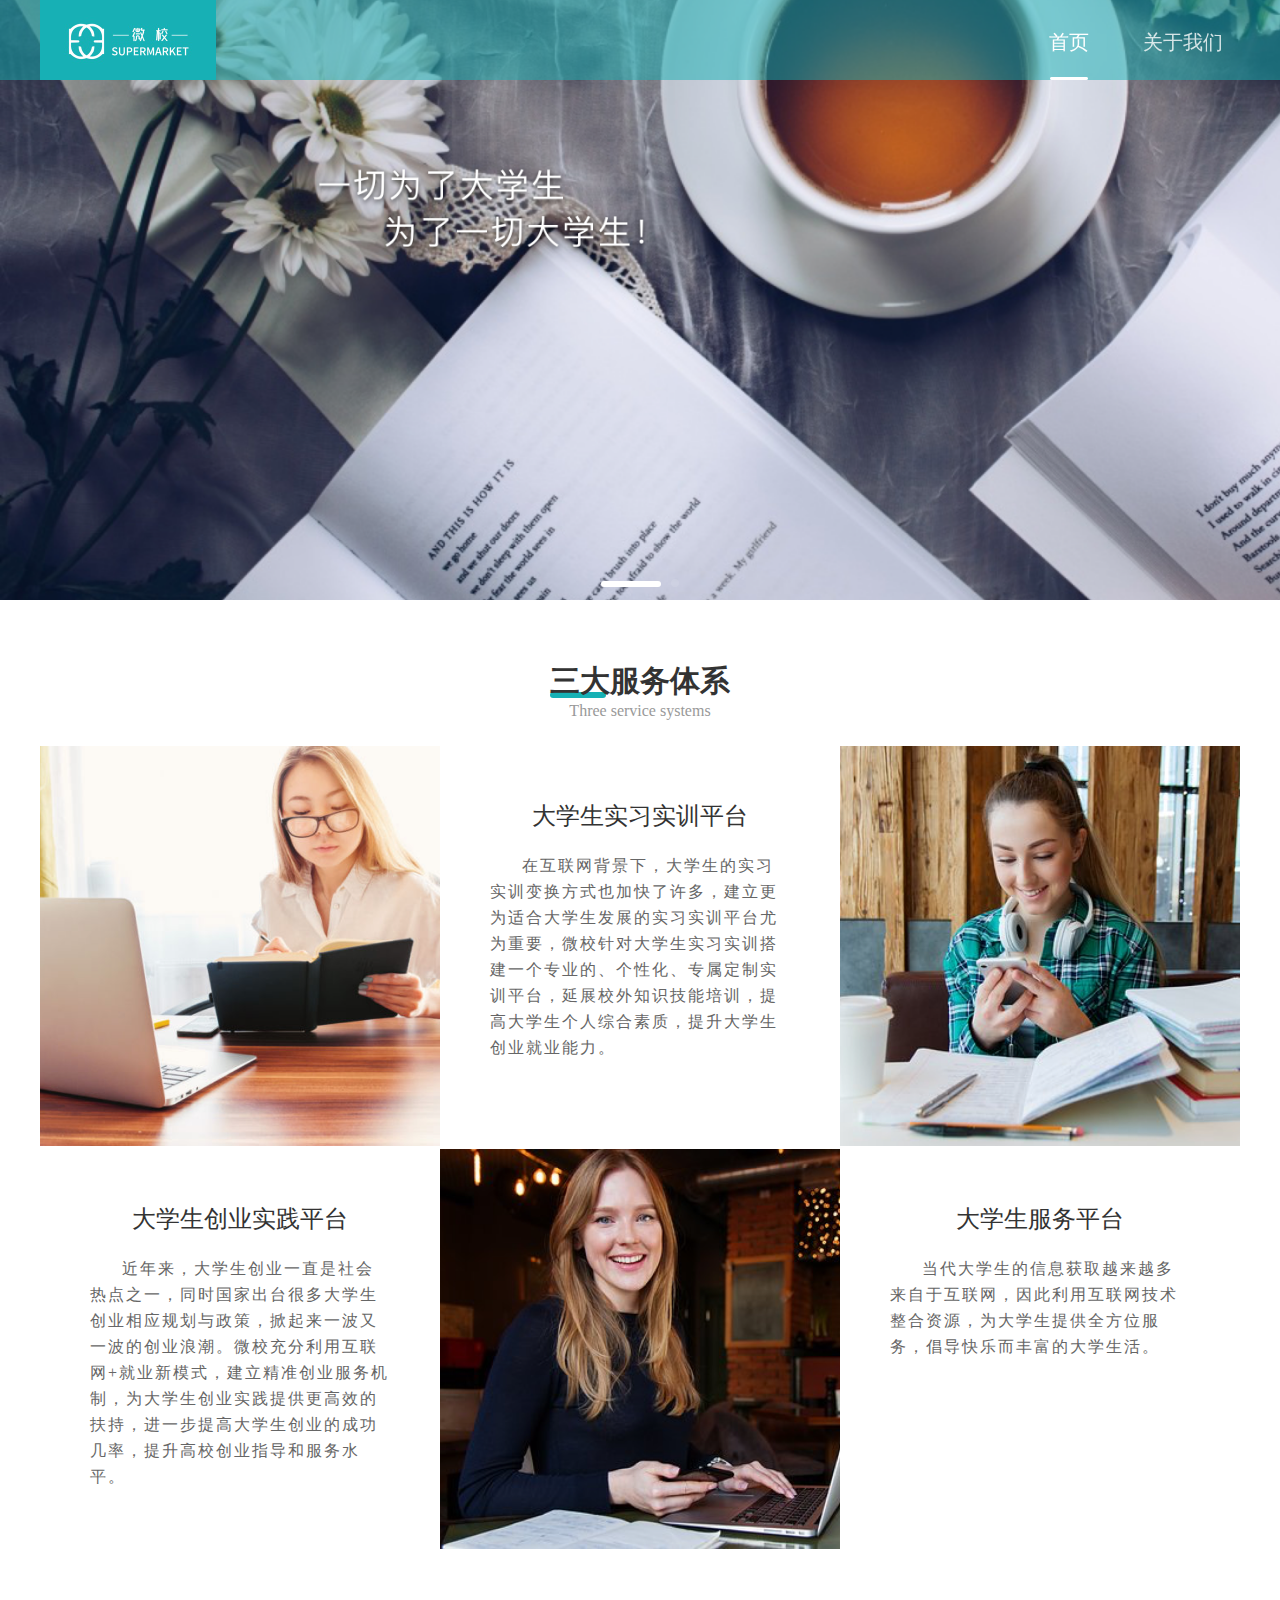
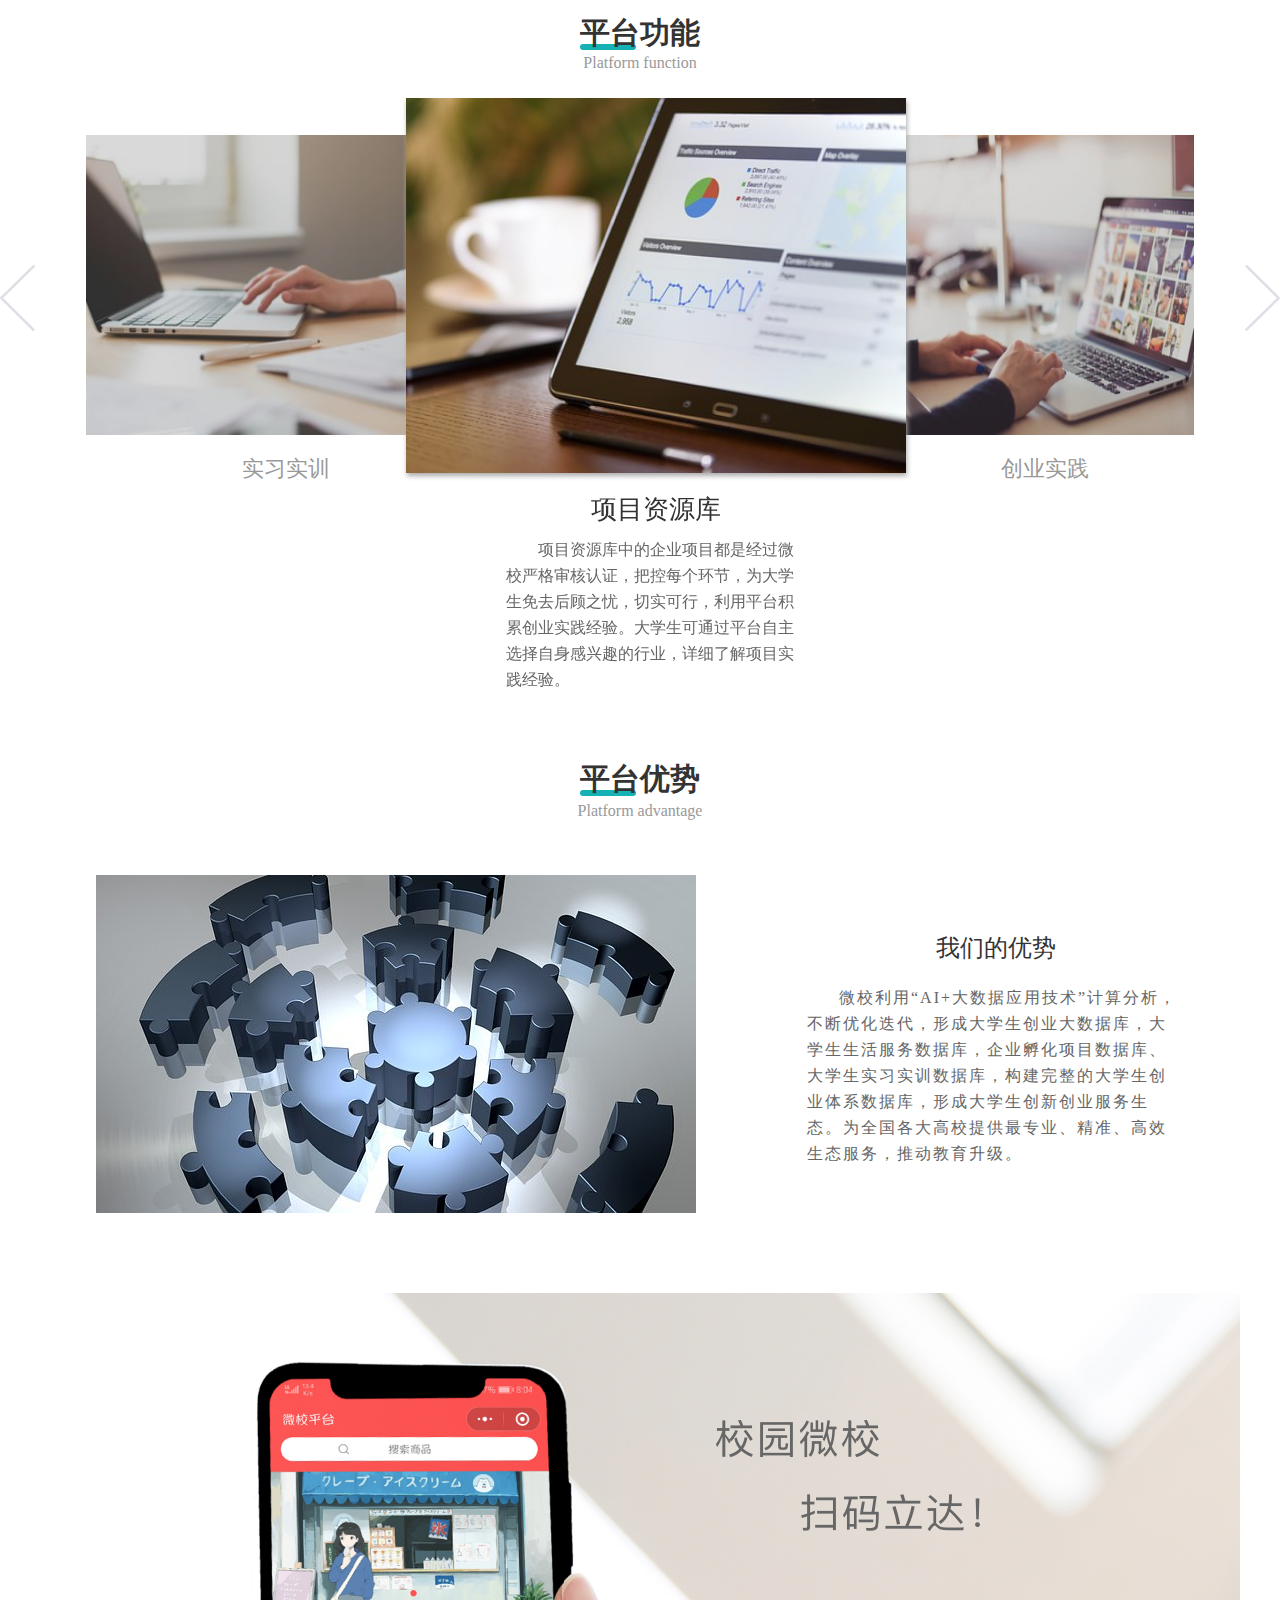
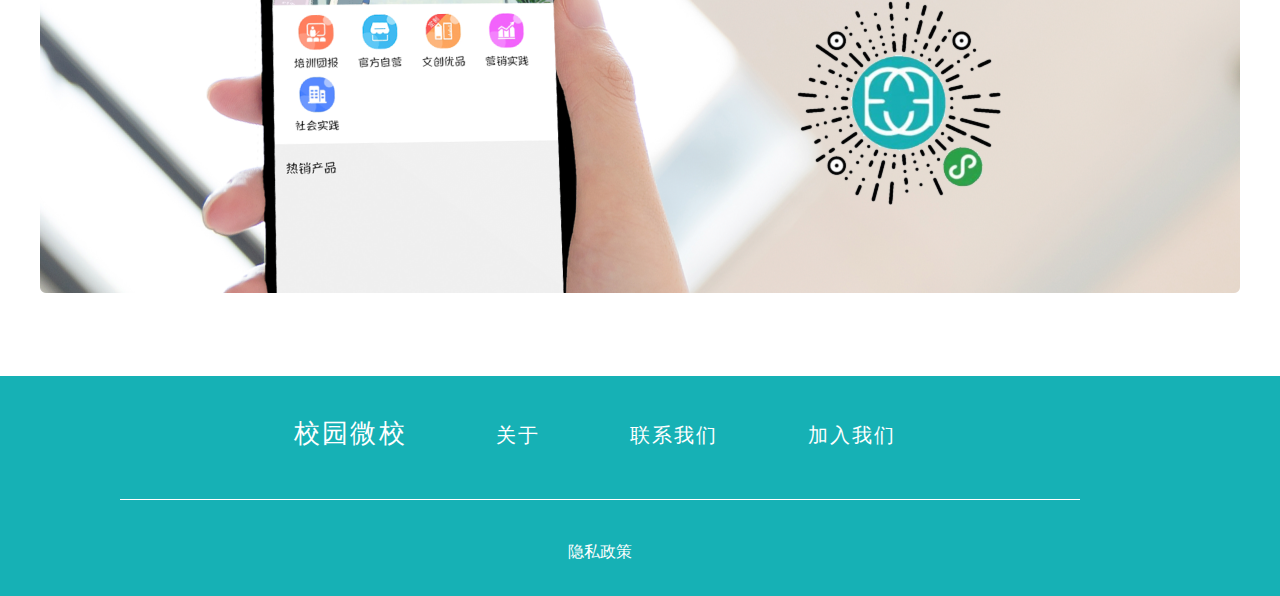
<file: index.html>
<!doctype html>
<html lang="en">

<head>
    <meta charset="UTF-8">
    <!--    <meta http-equiv="X-UA-Compatible" content="ie=edge">-->
    <!--    <meta name="ts" content="2019991227" />-->
    <!--    <meta name="keywords" content="秀购，秀购平台" />-->
    <!--    <meta name="description" content="秀购，分享生活，分享爱。甄选好货，纵享品质生活。海量商品、超高佣金、完善的培训体系，动动手指手机轻松创业。手机创业就上秀购" />-->
    <title>微校</title>
    <script src="https://vuejs.org/js/vue.js"></script>
    <link rel="shortcut icon" type="image/x-icon" href="images/favicon.jpg" id="favicon" />
    <link rel="stylesheet" href="styles/normalize.css">
    <link rel="stylesheet" href="lib/swiper/swiper.css">
    <link rel="stylesheet" href="styles/app.css">
    <link rel="stylesheet" href="css/banner.css">
    <link rel="stylesheet" href="css/homepage.css">
    <link rel="stylesheet" href="css/my-swiper.css">
    <script>
        var _hmt = _hmt || [];
        (function () {
            var hm = document.createElement("script");
            hm.src = "";
            var s = document.getElementsByTagName("script")[0];
            s.parentNode.insertBefore(hm, s);
        })();
    </script>




</head>

<body>
    <div class="header">
        <div class="header-inner">
            <img src="images/sglogo.jpg" class="logo" id="toHome" />
            <ul class="nav">
                <li>
                    <a href="about.html">
                        <span class="caption" style="opacity: 80%;">关于我们</span>
                        <!-- <span class="hr"></span> -->
                    </a>
                </li>
                <li class="active">
                    <a href="index.html">
                        <span class="caption">首页</span>
                        <img  src="images/home-line.png" alt="" style="margin-top: 12px;">
                        <!-- <span class="hr"></span> -->
                    </a>
                </li>
            </ul>
        </div>
    </div>
    <script>
        var linkUri = window.location.href;
        var merchantEnter = document.getElementById('merchantEnter')
        document.body.style.minHeight = window.innerHeight + 'px';
        window.addEventListener('resize', function () {
            document.body.style.minHeight = window.innerHeight + 'px';
        });
        if (linkUri.indexOf('test') > -1) {
            merchantEnter.href = ''
        }

    </script>

    <!--banner start-->
    <div class="banner" id="banner">
        <div class="swiper-container ">
            <div class="swiper-wrapper">
                <div class="index-banner banner-img swiper-slide" id="index-banner"
                    style="background-image:url(images/home-2.png);">
                    <div class="msg">
                        <!-- <div class="ad-writer">
                            <p class="one">一切为了大学生</p>
                            <p class="two">为了一切大学生！</p>
                        </div> -->
                    </div>
                </div>
                <div class="index-banner banner-img swiper-slide" id="index-banner"
                    style="background-image:url(images/home-1.jpg);">
                    <div class="msg">
                        <div>
                            <h2></h2>
                            <p></p>
                        </div>
                    </div>
                </div>
            </div>
            <!-- Add Pagination -->
            <div class="swiper-pagination"></div>
        </div>
    </div>
    <!--banner end-->

    <!--平台优势 start-->
    <div class="advantage">
        <div class="caption">
            <div class="first-head">
                <span class="title">三大服务体系</span>
                <div class="strongline"></div>
            </div>
            <span class="subTitle">Three service systems</span>
        </div>

        <div class='first'>
            <div class="img">
                <img src="images/bgd-3.png" width="400px" height="400px">
            </div>
            <div class="text">
                <p class="head">大学生实习实训平台</p>
                <p class="info">
                    在互联网背景下，大学生的实习实训变换方式也加快了许多，建立更为适合大学生发展的实习实训平台尤为重要，微校针对大学生实习实训搭建一个专业的、个性化、专属定制实训平台，延展校外知识技能培训，提高大学生个人综合素质，提升大学生创业就业能力。
                </p>
            </div>
            <div class="img">
                <img src="images/bgd-2.png" width="400px" height="400px">
            </div>
        </div>
        <div class='seconde'>
            <div class="text">
                <p class="head">大学生创业实践平台</p>
                <p class="info">
                    近年来，大学生创业一直是社会热点之一，同时国家出台很多大学生创业相应规划与政策，掀起来一波又一波的创业浪潮。微校充分利用互联网+就业新模式，建立精准创业服务机制，为大学生创业实践提供更高效的扶持，进一步提高大学生创业的成功几率，提升高校创业指导和服务水平。
                </p>
            </div>

            <div class="img">
                <img src="images/bgd-1.png" width="400px" height="400px">
            </div>
            <br />
            <div class="text">
                <p class="head">大学生服务平台</p>
                <p class="info"> 当代大学生的信息获取越来越多来自于互联网，因此利用互联网技术整合资源，为大学生提供全方位服务，倡导快乐而丰富的大学生活。</p>
            </div>
        </div>

        <!--    <ul class="list">-->
        <!--        <a href="./about.html">-->
        <!--            <li>-->
        <!--                <img src="images/home-4-1.jpg" class="img" />-->
        <!--                <p class="title">大学生创业实践平台</p>-->
        <!--                <div class="item">-->
        <!--                    &lt;!&ndash;<h2>消费者</h2>&ndash;&gt;-->
        <!--                    &lt;!&ndash; <p class="msg">微校</p>-->
        <!--                    <p class="msg">微校</p>-->
        <!--                    <p class="msg">微校</p>-->
        <!--                    <p class="msg">MORE></p> &ndash;&gt;-->
        <!--                </div>  -->
        <!--            </li>-->
        <!--        </a>-->
        <!--        <a href="./about.html">-->
        <!--            <li>-->
        <!--                <img src="images/home-4-2.jpg" class="img" />-->
        <!--                <p class="title">大学生实习实训平台</p>-->
        <!--                <div class="item">-->
        <!--                    &lt;!&ndash;<h2>品牌商</h2>&ndash;&gt;-->
        <!--                    &lt;!&ndash; <p class="msg">微校</p>-->
        <!--                    <p class="msg">微校</p>-->
        <!--                    <p class="msg">微校</p>-->
        <!--                    <p class="msg">MORE></p> &ndash;&gt;-->
        <!--                </div>-->
        <!--            </li>-->
        <!--        </a>-->
        <!--        <a href="./about.html">-->
        <!--            <li>-->
        <!--                <img src="images/home-4-3.jpg" class="img" />-->
        <!--                <p class="title">大学生服务平台</p>-->
        <!--                <div class="item">-->
        <!--                    &lt;!&ndash;<h2>流量主</h2>&ndash;&gt;-->
        <!--                    &lt;!&ndash; <p class="msg">微校</p>-->
        <!--                    <p class="msg">微校</p>-->
        <!--                    <p class="msg">微校</p>-->
        <!--                    <p class="msg">MORE></p> &ndash;&gt;-->
        <!--                    &lt;!&ndash;<a class="more" href="#">MORE></a>&ndash;&gt;-->
        <!--                </div>-->
        <!--            </li>-->
        <!--        </a>-->
        <!--    </ul>-->
    </div>

    <div class="function">
        <div class="caption">
            <div class="first-head">
                <span class="title">平台功能</span>
                <div class="strongline"></div>
            </div>
            <span class="subTitle">Platform function</span>
            <div class="swiper-wrap">
                <img src="images/arrow_l.png" class='previous' onclick="prev()" style="margin-top:-200px">
                <div class="img-wrap">
                    <div class="imgs-wrapper">
                        <div class='imgs'>
                            <img src="images/func-1.png" class='image'>
                            <p class='stitle'>实习实训</p>
                            <p class="info">整合各大知名培训实训机构，包含大学各专业的晋升通道及专业资格证书考试培训，拓展技能技术培训等，为大学生提供一个专业提高个人综合素质的平台。</p>
                        </div>
                    </div>
                    <div class="imgs-wrapper">
                        <div class='imgs'>
                            <img src="images/func-2.png" class='image'>
                            <p class='stitle'>项目资源库</p>
                            <p class="info">
                                项目资源库中的企业项目都是经过微校严格审核认证，把控每个环节，为大学生免去后顾之忧，切实可行，利用平台积累创业实践经验。大学生可通过平台自主选择自身感兴趣的行业，详细了解项目实践经验。
                            </p>
                        </div>
                    </div>
                    <div class="imgs-wrapper">
                        <div class='imgs'>
                            <img src="images/func-3.png" class='image'>
                            <p class='stitle'>创业实践</p>
                            <p class="info">
                                真实创业场景，真实创业项目实操，排除一切虚拟假设。对于高校大学生而言，并不是一场演习，而是一场没有硝烟的战争。同时有专人辅导，实践项目完整孵化过程，使大学生创业路平坦而宽阔。
                            </p>
                        </div>
                    </div>
                </div>
                <img src="images/arrow_r.png" class='next' onclick="next()" style="margin-top:-200px">
            </div>

            <!--    轮播, 变化大小, 渐进变化? 轮子?-->
            <!--    1-项目资源库-->
            <!--    项目资源库中的企业项目都是经过微校严格审核认证，把控每个环节，为大学生免去后顾之忧，切实可行，利用平台积累创业实践经验。大学生可通过平台自主选择自身感兴趣的行业，详细了解项目实践经验。-->
            <!--    2-创业实践-->
            <!--    真实创业场景，真实创业项目实操，排除一切虚拟假设。对于高校大学生而言，并不是一场演习，而是一场没有硝烟的战争。同时有专人辅导，实践项目完整孵化过程，使大学生创业路平坦而宽阔。-->
            <!--    3-实习实训-->
            <!--    整合各大知名培训实训机构，包含大学各专业的晋升通道及专业资格证书考试培训，拓展技能技术培训等，为大学生提供一个专业提高个人综合素质的平台。-->
        </div>

        <div class="adv">
            <div class="caption">
                <div class="first-head">
                    <span class="title">平台优势</span>
                    <div class="strongline"></div>
                </div>
                <span class="Subtitle">Platform advantage</span>
            </div>
            <div class='content'>
                <img src="images/advan.png" width="600" height="338">
                <div class="text">
                    <p class="head">我们的优势</p>
                    <p class="info">
                        微校利用“AI+大数据应用技术”计算分析，不断优化迭代，形成大学生创业大数据库，大学生生活服务数据库，企业孵化项目数据库、大学生实习实训数据库，构建完整的大学生创业体系数据库，形成大学生创新创业服务生态。为全国各大高校提供最专业、精准、高效生态服务，推动教育升级。
                    </p>
                </div>
            </div>
        </div>
        <div align="center">
            <img src="images/home-7.png" style="padding-top: 80px" width="1200" height="600" class="home-6" />
        </div>

        <!--公司简介 end-->
        <div class="copyRight">
            <div class="container">
                <ul>
                    <a class="anchor" href="" style="font-size: 26px;padding-left: 23%">校园微校</a>
                    <a class="anchor" href="">关于</a>
                    <a class="anchor" href="">联系我们</a>
                    <a class="anchor" href="">加入我们</a>
                </ul>
                <br>
                <ul>
                    <div style=" text-align: center;margin-top: 10px;">
                        <a href="" style="color:#FFF;">
                            隐私政策
                        </a>
                    </div>
                </ul>
            </div>
        </div>


        <script src="js/pagination/common/jquery.js"></script>
        <script src="js/app.js"></script>
        <script src="js/banner.js"></script>
        <script src="lib/swiper/swiper.js"></script>
        <script src="js/my-swiper.js"></script>
        <script>
            getBannerImage(6, '.index-banner')
            var mySwiper = new Swiper('.swiper-container', {
                autoplay: 3000,
                pagination: '.swiper-pagination',
                paginationClickable: true
            });
        </script>
</body>

</html>
</file>
<file: styles/app.css>
@charset "utf-8";
a,
body,
dd,
div,
dl,
dt,
em,
form,
h1,
h2,
h3,
h4,
h5,
h6,
i,
img,
input,
li,
ol,
p,
pre,
span,
td,
textarea,
th,
ul {
    margin: 0;
    padding: 0
}

body {
    font: 14px tahoma, arial;
    color: #1a1a1a;
    min-width: 1280px;
    min-height: 100%;
    padding-bottom: 300px;
    position: relative;
    box-sizing: border-box
}

em,
h1,
h2,
h3,
h4,
h5,
h6,
i {
    font-style: normal;
    font-weight: 400;
    font-size: 100%
}

button,
img,
input,
table,
textarea {
    border: 0
}

ol,
ul {
    list-style: none
}

a {
    color: #212121;
    text-decoration: none
}

a:focus,
a:hover,
a:visited {
    text-decoration: none;
    outline: 0
}

.clearfix:after {
    visibility: hidden;
    display: block;
    font-size: 0;
    content: " ";
    clear: both;
    height: 0
}

.clear {
    clear: both;
    height: 0;
    width: 0;
    line-height: 0;
    visibility: hidden
}

.container {
    width: 1280px;
    margin: 0 auto
}

img {
    max-width: 100%;
    display: inline-block
}

img.inline {
    width: auto;
    display: inline-block
}

.positionR {
    position: relative
}

.fl {
    float: left
}

.fr {
    float: right
}

.align-ct {
    text-align: center
}

.align-lt {
    text-align: left
}

.align-rt {
    text-align: right
}

.Ndisplay {
    display: none
}

.mt10 {
    margin-top: 10px
}

.mt20 {
    margin-top: 20px
}

.mt30 {
    margin-top: 30px
}

.mt40 {
    margin-top: 40px
}

.mt50 {
    margin-top: 50px
}

.mt60 {
    margin-top: 60px
}

.mt85 {
    margin-top: 85px
}

.mt100 {
    margin-top: 100px
}

.mb10 {
    margin-bottom: 10px
}

.mb20 {
    margin-bottom: 20px
}

.mb30 {
    margin-bottom: 30px
}

.mb40 {
    margin-bottom: 40px
}

.mb50 {
    margin-bottom: 50px
}

.mb60 {
    margin-bottom: 60px
}

.mb80 {
    margin-bottom: 80px
}

.pt60 {
    padding-top: 80px
}

.pt100 {
    padding-top: 100px
}

.pb100 {
    padding-bottom: 100px
}

.pl10 {
    padding-left: 10px
}

.pl20 {
    padding-left: 20px
}

.pl22 {
    padding-left: 22px
}

.pl38 {
    padding-left: 38px
}

.pl63 {
    padding-left: 63px
}

.ftred {
    color: #16B1B5
}

.ftred-dark {
    color: #16B1B5
}

.ft30 {
    font-size: 30px
}

.tableBg {
    font-size: 24px;
    color: #333;
    background: #d5d5d5
}

.tableBg td,
.tableBg th {
    padding: 10px;
    box-sizing: border-box
}

.tableBg td {
    line-height: 40px
}

.tableBg th {
    line-height: 70px;
    font-weight: 400
}

.tableBg tr th {
    color: #16B1B5;
    font-size: 36px
}

.tableBg tr {
    background: #fff
}

.tableBg td.bggrey,
.tableBg tr.bggrey {
    background: #fafafa
}

@font-face {
    font-family: Montserrat-Regular
}

@font-face {
    font-family: Dry-Brush
}

@-webkit-keyframes transY {
    from {
        -webkit-transform: translateY(0);
        -ms-transform: translateY(0);
        transform: translateY(0);
        opacity: 0
    }
    to {
        -webkit-transform: translateY(-50%);
        -ms-transform: translateY(-50%);
        transform: translateY(-50%);
        opacity: 1
    }
}

@-webkit-keyframes actionText {
    from {
        -webkit-transform: translateY(0);
        -ms-transform: translateY(0);
        transform: translateY(0);
        opacity: 0
    }
    to {
        -webkit-transform: translateY(-50%);
        -ms-transform: translateY(-50%);
        transform: translateY(-50%);
        opacity: 1
    }
}

@keyframes actionText {
    from {
        -webkit-transform: translateY(0);
        -ms-transform: translateY(0);
        transform: translateY(0);
        opacity: 0
    }
    to {
        -webkit-transform: translateY(-50%);
        -ms-transform: translateY(-50%);
        transform: translateY(-50%);
        opacity: 1
    }
}

.header {
    width: 100%;
    min-width: 1280px;
    height: 80px;
    position: fixed;
    top: 0;
    left: 0;
    z-index: 20;
    background: rgba(22, 177, 181, 0.5);
    border-top: 0px solid #16B1B5;
}

.header .logo {
    width: auto;
    display: inline-block;
    padding: 0;
    cursor: pointer;
    height: 80px;
}

.header .nav {
    padding-right: 0;
    float: right;
}
.nav .hr{
margin-top: 12px;
}

/* .nav {
    margin: 0 30px;
    line-height: 56px;
    color: #fff;
    font-size: 24px;
    border-bottom: 4px solid #f1c40f;
}  */

.header li {
    width: 114px;
    line-height: 80px;
    text-align: center;
    display: inline-block;
    cursor: pointer;
    -webkit-transition: ease .5s all;
    transition: ease .5s all;
    float: right;
    font-size: 20px
}

.header.small {
    height: 80px
}

.header.small .logo {
    padding: 0;
    -webkit-transition: ease .5s all;
    transition: ease .5s all;
    height: 80px;
}

.header.small li {
    width: 100px;
    line-height: 60px
}

.header li a {
    display: block;
    color: #FFFFFF
}

.header li.active a,
.header li:hover a {
    color: #ffffff
}

.header li.active,
.header li:hover {
    -webkit-animation: tabHover 2s forwards;
    animation: tabHover 2s forwards
}

@-webkit-keyframes tabHover {
    from {
        color: #16B1B5
    }
    to {
        color: #16B1B5
    }
}

@keyframes tabHover {
    from {
        color: #16B1B5
    }
    to {
        color: #16B1B5
    }
}

.tab-nav {
    position: absolute;
    top: 5px;
    right: 0;
    z-index: 10;
    text-align: right
}

.tab-nav.top-lg {
    top: 650px
}

.tab-nav li {
    width: 180px;
    line-height: 58px;
    font-size: 24px;
    border: solid 1px #d2d2d2;
    border-radius: 4px;
    margin: 0 8px;
    cursor: pointer;
    display: inline-block;
    text-align: center
}

.tab-nav li.on {
    color: #fff;
    background: #16B1B5;
    border: solid 1px #16B1B5;
    box-shadow: 0 10px 9px rgba(255, 40, 31, .17)
}

.tab-main {
    margin-top: 180px
}

.tab-main.margin-none {
    margin-top: 0
}

.banner {
    height: 600px
}

.banner .img {
    background-repeat: no-repeat;
    background-position: center center;
    background-size: cover;
    height: 100%;
    width: 100%;
}

.banner .swiper-pagination-bullet {
    /* width:60px;
    height:6px;
    background: #fff;
    border-radius:5px */
    background: rgba(255, 255, 255, 0.5);
    width: 8px;
    height: 8px;
}

.banner .swiper-pagination-bullet-active {
    /* background:#16B1B5 */
    width: 60px;
    height: 6px;
    /* background:rgba(255,255,255,.5); */
    background: #fff;
    border-radius: 5px
}

.banner .text {
    position: absolute;
    top: 50%;
    left: 50%;
    -webkit-transform: translateX(-50%) translateY(-50%);
    -ms-transform: translateX(-50%) translateY(-50%);
    transform: translateX(-50%) translateY(-50%);
    color: #fff;
    text-align: center
}

.banner .text .title {
    font-size: 52px
}

.banner .text .subTitle {
    font-size: 22px
}

@-webkit-keyframes downImg {
    from {
        -webkit-transform: translateY(-1.2em);
        transform: translateY(-1.2em);
        opacity: 0
    }
    to {
        -webkit-transform: translateY(0);
        transform: translateY(0);
        opacity: 1
    }
}

@keyframes downImg {
    from {
        -webkit-transform: translateY(-500px);
        transform: translateY(-500px);
        opacity: 0
    }
    to {
        -webkit-transform: translateY(0);
        transform: translateY(0);
        opacity: 1
    }
}

@-webkit-keyframes leftImg {
    from {
        -webkit-transform: translateX(-1.2em);
        transform: translateX(-1.2em);
        opacity: 0
    }
    to {
        -webkit-transform: translateX(0);
        transform: translateX(0);
        opacity: 1
    }
}

@keyframes leftImg {
    from {
        -webkit-transform: translateX(-500px);
        transform: translateX(-500px);
        opacity: 0
    }
    to {
        -webkit-transform: translateX(0);
        transform: translateX(0);
        opacity: 1
    }
}

.caption {
    margin-top: 60px;
    text-align: center;
    position: relative
}

.caption {
    display: flex;
    flex-direction: column;
    align-items: center;
}

.caption .title {
    width: 190px;
    height: 42px;
    font-size: 30px;
    font-family: PingFangSC-Medium, PingFang SC;
    font-weight: 500;
    color: rgba(51, 51, 51, 1);
    line-height: 42px;
}

.caption .slantLine {
    position: absolute;
    top: 3px;
    width: 1px;
    height: 48px;
    margin: 0 5px;
    display: inline-block;
    background: #1a1a1a
}

.my-caption:before {
    content: "";
    position: absolute;
    top: 80px;
    left: 50%;
    margin-left: -19px;
    width: 38px;
    height: 1px;
    background: #1a1a1a;
    display: block
}
.first-head{
    position: relative;
}
.first-head .title{
    font-weight: bold;
}
.strongline{
    height: 6px;
    width: 56px;
    background: #16B1B5;
    border-radius: 3px;
    /* opacity: 50%; */
    z-index: -1;
    position: absolute;
    bottom: 4px;
}
.caption .subTitle {
    color: #999;
    font-size: 16px;
    height: 44px;
    vertical-align: text-top;
    font-family: Montserrat-Regular
}

.caption .subTitle.padding-sm {
    padding-top: 20px
}

.caption .subTitle-text {
    font-size: 36px;
    color: #999;
    line-height: 40px;
    padding-top: 20px
}

.caption .cover {
    width: 600px;
    height: 430px;
    background: rgba(255, 255, 255, 1);
}

.caption .cover .head {
    width: 103px;
    height: 33px;
    font-size: 24px;
    font-family: PingFangSC-Medium, PingFang SC;
    font-weight: 500;
    color:#333333;
    line-height: 33px;
    margin-left: 55px;
}

.caption .cover .info {
    width: 490px;
    height: 205px;
    font-size: 16px;
    font-family: PingFangSC-Regular, PingFang SC;
    font-weight: 400;
    color: rgba(102, 102, 102, 1);
    line-height: 26px;
    text-indent: 2em;
    letter-spacing: 2px;
    margin: 0 auto;
    text-align: left;
}

.caption .cover {
    position: absolute;
    z-index: 1;
    right: 50%;
    top: 24.32%;
    display: flex;
    flex-direction: column;
    justify-content: center;
    box-sizing: border-box;
    box-shadow: 1px 1px 5px #aaa;
}

.caption .img {
    margin-left: 31.2%;
    margin-top: 20px;
}

.previous {
    margin-right: 3.96%;
}

.next {
    margin-left: 3.96%;
}

.mid {
    font-size: 26px;
    color: #666666;
}

.advantage {
    display: flex;
    flex-direction: column;
    align-items: center;
}

.advantage .text {
    width: 400px;
    height: 400px;
}

.advantage .text .head {
    height: 33px;
    font-size: 24px;
    font-family: PingFangSC-Medium, PingFang SC;
    font-weight: 500;
    /* color:rgba(102,102,102,1); */
    color: #333333;
    line-height: 33px;
}

.advantage .text .info {
    width: 300px;
    height: 200px;
    font-size: 16px;
    font-family: PingFangSC-Regular, PingFang SC;
    font-weight: 400;
    color: #666666;
    line-height: 26px;
    text-indent: 2em;
    letter-spacing: 2px;
}

.advantage .list .title,
.advantage .list li .img,
.advantage .list li:before {
    border-radius: 10px
}

.advantage .list {
    margin: 30px auto 0;
    width: 1200px;
    display: flex;
    flex-direction: row;
    justify-content: space-between;
}

.advantage .list li {
    width: 270px;
    height: 270px;
    margin: 0;
    position: relative;
    cursor: pointer;
    text-align: center;
    overflow: hidden;
}

.advantage .list li .img {
    width: 100%;
    height: 270px;
    display: block;
    opacity: .5
}

.advantage .list .title {
    color: #666666;
    text-shadow: 2px 2px 5px rgba(0, 0, 0, .4);
    font-size: 26px;
    line-height: 270px;
    position: absolute;
    top: 0;
    left: 0;
    z-index: 1;
    width: 100%;
    background: rgba(160, 160, 160, .1)
}

.advantage .list .title.lh-small {
    line-height: 60px;
    padding: 90px 0
}


/* .advantage .list li:before,.honor-img-list li:hover:before {
    content:"";
    display:inline-block;
    width:100%;
    height:100%;
    background:#16B1B5;
    opacity:0;
    position:absolute;
    top:0;
    left:0;
    z-index:2;
    -webkit-transition:all .3s ease-out 0s;
    transition:all .3s ease-out 0s
}
.advantage .list li:hover .title {
    opacity:0
}
.advantage .list li:hover:before {
    -webkit-animation:liBefore .8s forwards;
    animation:liBefore .8s forwards
}
.honor-img-list li:hover:before {
    -webkit-animation:liBefore .6s forwards;
    animation:liBefore .6s forwards
} */

.cooperation {
    display: flex;
    flex-direction: column;
    align-items: center;
    margin-top: 80px;
}

.cooperation .title {
    width: 127px;
    height: 42px;
    font-size: 30px;
    font-family: PingFangSC-Medium, PingFang SC;
    font-weight: blod;
    color: rgba(51, 51, 51, 1);
    line-height: 42px;
}

.cooperation .subTitle {
    width: 211px;
    height: 24px;
    font-size: 16px;
    text-align: center;
    font-family: PingFangSC-Medium, PingFang SC;
    font-weight: 500;
    color: rgba(153, 153, 153, 1);
    line-height: 22px;
    text-align: center;
}

.cooperation .subTitle.padding-sm {
    padding-top: 20px
}

.cooperation .subTitle-text {
    font-size: 36px;
    color: #999;
    line-height: 40px;
    padding-top: 20px
}

.cooperation .school-p {
    width: 237px;
    height: 33px;
    font-size: 24px;
    font-family: PingFangSC-Regular, PingFang SC;
    font-weight: 400;
    color: rgba(51, 51, 51, 1);
    line-height: 33px;
    padding-bottom: 28px
}


/* .cooperation .logo .img {
    padding-right: 109px;
} */

.cooperation .logo .arrow {
    width: 35px;
    height: 66px;
    padding-bottom: 18px
}

.contact_us {
    display: flex;
    flex-direction: column;
    align-items: center
}

.contact_us .title {
    width: 127px;
    height: 42px;
    font-size: 30px;
    font-family: PingFangSC-Medium, PingFang SC;
    font-weight: blod;
    color: rgba(51, 51, 51, 1);
    line-height: 42px;
    /* margin-top: 85px; */
}

.contact_us .subTitle {
    width: 146px;
    height: 24px;
    font-size: 16px;
    font-family: PingFangSC-Medium, PingFang SC;
    font-weight: 500;
    color: rgba(153, 153, 153, 1);
    line-height: 22px;
    text-align: center;
}

.contact_us .cover {
    width: 600px;
    height: 430px;
    background: rgba(255, 255, 255, 1);
    position: absolute;
    left: 49.95%;
    top: 73%;
    z-index: 1;
    box-shadow: 1px 1px 5px #aaa;
    box-sizing: border-box;
    margin-top: 71px;
}

.contact_us .cover .head {
    /* width: 205px; */
    height: 33px;
    font-size: 24px;
    font-family: PingFangSC-Medium, PingFang SC;
    font-weight: 500;
    color:#333333;
    line-height: 33px;
    /* margin-left: 55px;
    margin-top: 59px; */
    margin: 59px 0 40px 55px;
}

.contact_us .cover .info {
    display: flex;
    flex-direction: row;
    align-items: flex-start;
    width: 490px;
    /* height: 25px; */
    font-size: 18px;
    font-family: PingFangSC-Regular, PingFang SC;
    font-weight: 400;
    color: rgba(102, 102, 102, 1);
    line-height: 25px;
    margin-left: 55px;
    margin-bottom: 10px;
}

#last-info {
    margin-bottom: 50px;
}

.contact_us .cover .online {
    width: 120px;
    height: 40px;
    background: rgba(255, 255, 255, 1);
    border-radius: 20px;
    border: 1px solid rgba(45, 184, 188, 1);
    margin-left: 55px;
    font-size: 18px;
    line-height: 25px;
    color: rgba(45, 184, 188, 1);
    font-family: PingFangSC-Regular, sans-serif;
    padding: 7px 23px;
}

.contact_us .img {
    margin-right: 22.6%;
}

.function {
    display: flex;
    flex-direction: column;
    align-items: center
}

.function .caption .title {
    width: 127px;
    height: 42px;
    font-size: 30px;
    font-family: PingFangSC-Medium, PingFang SC;
    font-weight: bold;
    color: #333333;
    line-height: 42px;
}

.function .caption .Subtitle {
    width: 211px;
    height: 24px;
    font-size: 16px;
    text-align: center;
    font-family: PingFangSC-Medium, PingFang SC;
    font-weight: 500;
    color: rgba(153, 153, 153, 1);
    line-height: 22px;
    text-align: center;
}

.adv {
    display: flex;
    flex-direction: column;
    align-items: center
}

.adv .caption .title {
    width: 127px;
    height: 42px;
    font-size: 30px;
    font-family: PingFangSC-Medium, PingFang SC;
    font-weight: bold;
    /* font-weight: bold; */
    color: #333333;
    line-height: 42px;
}

.adv .caption .Subtitle {
    width: 211px;
    height: 24px;
    font-size: 16px;
    text-align: center;
    font-family: PingFangSC-Medium, PingFang SC;
    font-weight: 500;
    color: rgba(153, 153, 153, 1);
    line-height: 22px;
    text-align: center;
}

.adv .text .head {
    /* width: 216px; */
    height: 33px;
    font-size: 24px;
    font-family: PingFangSC-Medium, PingFang SC;
    font-weight: 500;
    color: #333;
    line-height: 33px;
}

.adv .text .info {
    width: 377px;
    height: 132px;
    font-size: 16px;
    font-family: PingFangSC-Regular, PingFang SC;
    font-weight: 400;
    color: rgba(102, 102, 102, 1);
    line-height: 26px;
    text-indent: 2em;
    letter-spacing: 2px;
}


.first,
.seconde {
    display: flex;
    justify-content: center;
}
.text {
    display: flex;
    flex-direction: column;
    justify-content: center;
    align-items: center;
}

.text .info {
    margin-top: 20px;
    margin-bottom: 40px;
}

.adv .content {
    display: flex;
    flex-direction: row;
    margin-top: 51px;
}

.adv .text {
    margin-left: 111px;
    height: 338px;
}

@-webkit-keyframes liBefore {
    from {
        opacity: 0
    }
    to {
        opacity: 1
    }
}

@keyframes liBefore {
    from {
        opacity: 0
    }
    to {
        opacity: 1
    }
}

.advantage .list .item,
.honor-img-list li .item {
    position: absolute;
    left: 0;
    top: 50%;
    z-index: 3;
    width: 100%;
    color: #fff;
    font-size: 24px;
    opacity: 0;
    -webkit-transition: all .3s ease-out .5s;
    transition: all .3s ease-out .5s
}

.advantage .list .item h2 {
    font-size: 32px;
    padding: 20px 0 22px
}

.advantage .list .item .msg {
    line-height: 34px
}

.advantage .list .item .more {
    font-family: Montserrat-Regular;
    line-height: 30px;
    padding-top: 32px;
    display: inline-block;
    color: #fff
}

.advantage .list li:hover .item {
    -webkit-animation: transY .8s forwards;
    animation: transY .8s forwards
}

.honor-img-list li:hover .item {
    -webkit-animation: transY .6s forwards;
    animation: transY .6s forwards
}

.advantage .list.other li {
    width: 466px;
    margin: 0 1px 0 0
}

.advantage .list.other li:before {
    z-index: 1
}

.advantage .list.other li:nth-last-of-type(1) {
    margin: 0
}

.advantage .list.other li:hover .title {
    opacity: 1;
    z-index: 2;
    background: 0 0
}

.companyProfile {
    height: 560px;
    margin-top: 30px
}

.companyProfile .box {
    background: url(/images/home-5.jpg) no-repeat center center;
    background-size: cover;
    overflow: hidden;
    width: 1200px;
    height: 500px;
    margin: 0 auto;
    position: relative
}

.company-title-animation {
    -webkit-animation: company .8s forwards 1s;
    animation: company .8s forwards 1s
}

@-webkit-keyframes company {
    from {
        top: -280px;
        opacity: 0
    }
    to {
        top: 160px;
        opacity: 1
    }
}

@keyframes company {
    from {
        top: -280px;
        opacity: 0
    }
    to {
        top: 160px;
        opacity: 1
    }
}

.companyProfile .message,
.flow .message {
    width: 1200px;
    margin: 0 auto;
    height: 60px;
    line-height: 60px;
    background: #16B1B5;
    color: #fff;
    font-size: 24px
}

.company-msg-animation {
    -webkit-animation: companyMsg 1s forwards 1.5s;
    animation: companyMsg 1s forwards 1.5s
}

.companyProfile .message .text,
.flow .message .text {
    margin-left: 20px
}

.flow {
    position: relative;
    margin: 60px 0
}

.flow .box {
    background: url(/images/home-6.jpg) no-repeat center center;
    background-size: cover;
    overflow: hidden;
    width: 1200px;
    height: 600px;
    margin: 0 auto;
    position: relative
}

.flow .content {
    position: absolute;
    top: 206px;
    left: 50%;
    z-index: 2
}

.flow .content .text {
    font-size: 48px
}

.flow .content .subTitle {
    font-size: 24px
}

.companyProfile .title,
.flow .title {
    position: absolute;
    top: -280px;
    left: 20px;
    z-index: 1;
    opacity: 0;
    width: auto;
    display: inline-block
}

.flow-msg-animation {
    -webkit-animation: companyMsg 1s forwards 1.5s;
    animation: companyMsg 1s forwards 1.5s
}

.flow .message .text {
    padding-bottom: 40px
}

@-webkit-keyframes companyMsg {
    from {
        opacity: 0
    }
    to {
        opacity: 1
    }
}

@keyframes companyMsg {
    from {
        opacity: 0
    }
    to {
        opacity: 1
    }
}

.companyProfile .more {
    height: 30px;
    line-height: 30px;
    cursor: pointer;
    position: relative;
    display: inline-block
}

.companyProfile .more span {
    position: absolute;
    top: 0;
    left: 0;
    z-index: 2;
    display: inline-block;
    font-family: Montserrat-Regular
}

.companyProfile .more a {
    color: #fff
}

.companyProfile .more:hover:before {
    content: "";
    width: 0;
    height: 8px;
    position: absolute;
    bottom: 0;
    left: 1px;
    z-index: 1;
    background: #16B1B5;
    -webkit-animation: moreLine .4s forwards;
    animation: moreLine .4s forwards
}

@-webkit-keyframes moreLine {
    from {
        width: 0
    }
    to {
        width: 82px
    }
}

@keyframes moreLine {
    from {
        width: 0
    }
    to {
        width: 82px
    }
}

.vip-welfare .list {
    width: 1200px;
    margin: 75px auto 0;
    display: table
}

.vip-welfare.lg .list {
    width: 1280px
}

.vip-welfare.lg .list li {
    width: 25%;
    height: auto;
    padding: 50px 0;
    border-bottom: 0
}

.vip-welfare.lg .list li:before {
    height: 80px;
    top: 50%;
    margin-top: -40px
}

.vip-welfare.lg .list li:nth-last-of-type(1):before {
    display: none
}

.vip-welfare.lg .list li:nth-of-type(3n):before {
    display: block
}

.vip-welfare.lg .list li .icon {
    margin-top: 0
}

.vip-welfare.lg.other .list {
    margin: 40px auto
}

.vip-welfare.lg.other .list li {
    width: 20%;
    height: 283px;
    padding: 100px 0 0
}

.vip-welfare.lg.other .list .title {
    padding: 90px 0 0
}

.vip-welfare.lg.other .list .title.padding-sm {
    padding: 67px 0 0
}

.vip-welfare.lg.other .list li:before {
    height: 100%;
    top: 0;
    margin-top: 0
}

.vip-welfare .list li {
    width: 33.33%;
    height: 346px;
    text-align: center;
    border-bottom: solid 1px #e5e5e5;
    -webkit-transition: all .5s ease-in;
    transition: all .5s ease-in;
    position: relative;
    float: left
}

.vip-welfare .list li:before {
    content: "";
    width: 1px;
    height: 100%;
    background: #e5e5e5;
    position: absolute;
    top: 0;
    right: 0
}

.vip-welfare .list li:nth-of-type(3n):before {
    display: none
}

.vip-welfare .list li:nth-child(n+4) {
    border-bottom: 0
}

.help-time li .icon:before,
.plat-list .item:before,
.vip-welfare .list li .icon {
    width: 60px;
    height: 60px;
    background-size: 360px 180px;
    display: inline-block;
    margin-top: 70px;
    color: #1a1a1a
}

.vip-welfare .list li .icon.a {
    background: url(/images/concat-1.png) no-repeat
}

.vip-welfare .list li .icon.b {
    background: url(/images/concat-2.png) no-repeat
}

.vip-welfare .list li .icon.c {
    background: url(/images/concat-3.png) no-repeat
}

.vip-welfare .list li .icon.d {
    background: url(/images/concat-4.png) no-repeat
}

.vip-welfare .list li .icon.e {
    background-position: -240px 0
}

.vip-welfare .list li .icon.f {
    background-position: -300px 0
}

.vip-welfare .list .item {
    padding-top: 70px
}

.vip-welfare .list .title {
    line-height: 44px;
    font-size: 34px;
    padding: 17px 0 20px
}

.vip-welfare .list .msg {
    font-size: 24px;
    color: #999;
    line-height: 38px
}

.vip-welfare .list li {
    box-shadow: 0 10px 34px rgba(255, 0, 80, .5);
    background: #16B1B5
}

.vip-welfare .list li:hover:before {
    display: none
}

.vip-welfare .list li:hover .msg,
.vip-welfare .list li:hover .title {
    color: #fff
}

.platform {
    height: 500px;
    margin-top: 150px;
    background: url(https://www.chuchutui.com/chuchutui/pc/img/bg2.jpg) no-repeat center center;
    background-size: cover;
    overflow: hidden;
    font-size: 24px;
    color: #fff
}

.platform .box {
    position: relative
}

.platform .img {
    position: absolute;
    top: 118px;
    left: -260px;
    width: auto;
    height: 262px;
    opacity: 0
}

.platform-img-animation {
    -webkit-animation: platformImg .5s forwards .8s;
    animation: platformImg .5s forwards .8s
}

@-webkit-keyframes platformImg {
    from {
        opacity: 0;
        left: -260px
    }
    to {
        opacity: 1;
        left: 0
    }
}

@keyframes platformImg {
    from {
        opacity: 0;
        left: -260px
    }
    to {
        opacity: 1;
        left: 0
    }
}

.brand {
    width: 1280px;
    min-height: 480px;
    padding-bottom: 200px;
    margin: 0 auto
}

.brand .list {
    padding-top: 50px
}

.brand li {
    width: 180px;
    padding: 0 50px 70px
}

.flip-container {
    perspective: 1000;
    -webkit-perspective: 1000px;
    -ms-perspective: 1000px;
    -o-perspective: 1000px;
    perspective: 1000px;
    width: 180px;
    cursor: pointer;
    float: left
}

.flip-container:hover .back {
    transform: rotateY(0);
    -webkit-transform: rotateY(0);
    -moz-transform: rotateY(0);
    -ms-transform: rotateY(0);
    -o-transform: rotateY(0);
    z-index: 2
}

.flip-container:hover .front {
    transform: rotateY(180deg);
    -webkit-transform: rotateY(180deg);
    -moz-transform: rotateY(180deg);
    -ms-transform: rotateY(180deg);
    -o-transform: rotateY(180deg);
    z-index: 1
}

.back,
.flip-container,
.front {
    width: 180px;
    height: 60px
}

.flipper {
    -webkit-transition: -webkit-transform .6s ease-out;
    transition: -webkit-transform .6s ease-out;
    transition: transform .6s ease-out;
    transition: transform .6s ease-out, -webkit-transform .6s ease-out;
    -webkit-transition: -webkit-transform .5s ease-in-out;
    transition: -webkit-transform .5s ease-in-out;
    transition: transform .5s ease-in-out;
    transition: transform .5s ease-in-out, -webkit-transform .5s ease-in-out;
    -webkit-transition: transform .5s ease-in-out;
    -moz-transition: transform .5s ease-in-out;
    -ms-transition: transform .5s ease-in-out;
    -o-transition: transform .5s ease-in-out;
    -webkit-transform-style: preserve-3d;
    transform-style: preserve-3d;
    display: block;
    position: relative
}

.back,
.front {
    -webkit-backface-visibility: hidden;
    backface-visibility: hidden;
    transition: .6s ease-out;
    -webkit-transition: .6s ease-out;
    -webkit-transform-style: preserve-3d;
    transform-style: preserve-3d;
    position: absolute;
    top: 0;
    left: 0
}

.back img,
.front img {
    width: 180px;
    height: 80px
}

.front {
    z-index: 2;
    transform: rotateY(0);
    -webkit-transform: rotateY(0);
    -moz-transform: rotateY(0);
    -ms-transform: rotateY(0);
    -o-transform: rotateY(0)
}

.back {
    z-index: 1;
    transform: rotateY(-180deg);
    -webkit-transform: rotateY(-180deg);
    -moz-transform: rotateY(-180deg);
    -ms-transform: rotateY(-180deg);
    -o-transform: rotateY(-180deg)
}

.coo-banner {
    background: url(/images/concat.jpg?t=2018102903) no-repeat center center;
    background-size: cover;
    height: 600px;
    position: relative
}

.coo-notice .title {
    font-size: 36px;
    line-height: 50px;
    margin-bottom: 80px;
    position: relative
}

.coo-notice .title:before {
    content: "";
    width: 2px;
    height: 44px;
    position: absolute;
    top: 70px;
    left: 50%;
    margin-left: -1px;
    display: inline-block;
    background: #da251e
}

.coo-notice .msg {
    font-size: 24px;
    color: #444;
    line-height: 34px
}

.coo-notice .msg.line {
    padding-top: 70px;
    position: relative
}

.enter-btn {
    width: 150px;
    height: 40px;
    line-height: 40px;
    font-size: 24px;
    color: #16B1B5;
    text-align: center;
    margin: 60px auto 0;
    background: #fff;
    border: 1px solid #16B1B5;
    border-radius: 8px;
    display: block;
    cursor: pointer
}

.coo-flow-banner {
    background: url(https://www.chuchutui.com/chuchutui/pc/img/banFlow.jpg) no-repeat center center;
    height: 310px
}

.mark-tt {
    font-size: 26px;
    color: #999;
    line-height: 50px
}

.mark-tt.other {
    line-height: 40px;
    font-size: 26px;
    color: #333
}

.mark-content {
    font-size: 24px;
    color: #999;
    line-height: 40px
}

.mark-content.other {
    font-size: 24px;
    line-height: 40px;
    padding-bottom: 30px
}

.mark-content.other:last-child {
    padding-bottom: 0
}

.platform-banner1,
.platform-banner2,
.platform-banner3 {
    height: 500px
}

.platform-banner1 {
    background: url(https://www.chuchutui.com/chuchutui/pc/img/banPt1.jpg) no-repeat center center
}

.platform-banner2 {
    background: url(https://www.chuchutui.com/chuchutui/pc/img/banPt2.jpg) no-repeat center center
}

.platform-banner3 {
    background: url(https://www.chuchutui.com/chuchutui/pc/img/banPt3.jpg) no-repeat center center
}

.platform-effect {
    color: #fff;
    padding: 106px 0 130px;
    background: #16B1B5
}

.plat-box {
    width: 1000px;
    margin: 0 auto
}

.plat-img {
    width: 300px;
    height: 693px;
    padding: 0 22px;
    background: url(https://www.chuchutui.com/chuchutui/pc/img/iosBg.png) no-repeat;
    background-size: 100% 100%
}

.plat-img .item {
    width: 300px;
    height: 100%;
    position: relative;
    overflow: hidden
}

.plat-img .img {
    position: absolute;
    right: -300px;
    top: 80px;
    width: 300px;
    height: 534px
}

.plat-img .img img {
    width: 100%;
    height: 100%
}

.plat-img .img.on {
    -webkit-animation: rightImg .5s forwards;
    animation: rightImg .5s forwards
}

@-webkit-keyframes rightImg {
    from {
        right: -300px
    }
    to {
        right: 0
    }
}

@keyframes rightImg {
    from {
        right: -300px
    }
    to {
        right: 0
    }
}

.plat-list li {
    width: 490px;
    padding: 18px;
    font-size: 24px;
    cursor: pointer;
    position: relative
}

.plat-list li.on {
    cursor: pointer;
    color: #1a1a1a;
    background: #fff;
    box-shadow: 0 10px 34px rgba(255, 40, 31, .17);
    border-radius: 4px
}

.plat-list .item {
    padding: 40px 0 40px 179px;
    position: relative
}

.plat-list .item:before {
    content: "";
    position: absolute;
    top: 50%;
    left: 56px;
    margin-top: -30px
}

.plat-list .item.a:before {
    background-position: -120px -60px
}

.plat-list .item.b:before {
    background-position: -60px -60px
}

.plat-list .item.c:before {
    background-position: -240px -60px
}

.plat-list .item.d:before {
    background-position: -300px -60px
}

.plat-list li.on .item.a:before {
    background-position: -120px -120px
}

.plat-list li.on .item.b:before {
    background-position: -60px -120px
}

.plat-list li.on .item.c:before {
    background-position: -240px -120px
}

.plat-list li.on .item.d:before {
    background-position: -300px -120px
}

.my-about li:first-child {
    border-right: 1px solid #f0f0f0;
    border-top: 1px solid #f0f0f0;
    height: 360px
}

.my-about li:nth-child(2) {
    border-left: 1px solid #f0f0f0;
    border-bottom: 1px solid #f0f0f0
}

.my-about {
    position: relative;
    height: 400px
}

.my-about_ {
    position: relative;
    height: 800px
}

.my-about .msg {
    text-align: justify
}

.my-about .my-img {
    float: left!important;
    width: 642px!important
}

.my-about .my-msg {
    float: right!important;
    width: 641px
}

.my-about .second {
    top: 0px
}

.my-about .second h2 {
    text-align: left;
    color: #666666;
}

.my-about .second .title {
    text-align: left;
    color: #666666;
}

.my-about .second .content {
    width: 539px;
    padding: 0 50px
}

.advantage-list li {
    width: 1281px;
    height: 600px;
    position: absolute;
    left: 50%;
    -webkit-transform: translateX(-50%);
    -ms-transform: translateX(-50%);
    transform: translateX(-50%)
}

.advantage-list li:hover {
    background: #16B1B5;
    -webkit-animation: liBg .5s forwards;
    animation: liBg .5s forwards
}

.advantage-list li:hover,
.advantage-list li:hover .msg,
.advantage-list li:hover .subTitle,
.advantage-list li:hover .title {
    color: #fff
}

@-webkit-keyframes liBg {
    from {
        background: rgba(255, 0, 80, 0)
    }
    to {
        background: #16B1B5
    }
}

@keyframes liBg {
    from {
        background: rgba(255, 0, 80, 0)
    }
    to {
        background: #16B1B5
    }
}

.advantage-list .item {
    width: 740px;
    height: 360px;
    float: right
}

.advantage-list .content {
    position: absolute;
    top: 50%;
    -webkit-transform: translateY(-50%);
    -ms-transform: translateY(-50%);
    transform: translateY(-50%);
    padding: 0 50px
}

.advantage-list .title {
    font-size: 36px;
    display: inline-block;
    line-height: 54px
}

.advantage-list .subTitle {
    line-height: 20px;
    font-size: 18px;
    font-family: Montserrat-Regular;
    color: #999;
    display: inline-block;
    padding-left: 30px;
    vertical-align: sub
}

.advantage-list .msg {
    line-height: 48px;
    font-size: 18px;
    color: #666666;
    padding-top: 26px;
    text-indent: 2em
}

.advantage-list .img {
    width: 480px;
    height: 360px;
    float: left
}

.help-banner {
    background: url(/images/help.jpg) no-repeat center center;
    background-size: cover;
    height: 600px;
    position: relative
}

.help-time {
    padding-top: 60px
}

.help-time .one {
    background: url(/images/phone.png) no-repeat
}

.help-time .two {
    background: url(/images/time.png) no-repeat
}

.help-time li {
    padding-left: 100px;
    position: relative;
    float: left;
    font-size: 18px;
    line-height: 32px
}

.help-time li:nth-of-type(1) {
    width: 400px
}

.help-time li:nth-of-type(1):after {
    content: "";
    width: 1px;
    height: 66px;
    background: #999;
    position: absolute;
    top: 50%;
    right: 118px;
    margin-top: -33px
}

.help-time li .icon {
    position: absolute;
    top: 9px;
    left: 44px;
    width: 80px;
    height: 80px;
    background-size: 60%
}

.help-time li .icon:before {
    content: "";
    margin-top: 20px
}

.help-time li:nth-child(1) .icon:before {
    background-position: -240px -60px
}

.help-time li:nth-child(2) .icon:before {
    background-position: -60px -60px
}

.help-time .title {
    color: #999
}

.about-banner {
    background: url(/images/about.jpg) no-repeat center center;
    height: 600px;
    background-size: cover;
    position: relative
}

.founder-banner {
    background: url(/images/introduction.jpg) no-repeat center center;
    height: 600px;
    background-size: cover;
    position: relative
}

.banner-img .msg {
    position: absolute;
    top: 50%;
    left: 50%;
    text-align: center;
    -webkit-transform: translateX(-50%) translateY(-50%);
    -ms-transform: translateX(-50%) translateY(-50%);
    transform: translateX(-50%) translateY(-50%);
    color: #fff
}

.banner-img .msg h2 {
    font-size: 52px
}

.banner-img .msg p {
    font-size: 22px;
    margin-top: 15px
}

.banner-img .msg .slantLine {
    width: 48px;
    height: 2px;
    display: inline-block;
    background: #16B1B5
}

.introduction-content-about {
    margin-top: 40px;
    line-height: 22px;
    letter-spacing: 2px
}

.introduction-content-about .spec-item-about {
    width: 1280px;
    height: 400px;
    margin: 0 auto;
    display: -webkit-box;
    display: -webkit-flex;
    display: -ms-flexbox;
    display: flex;
    -webkit-box-align: center;
    -webkit-align-items: center;
    -ms-flex-align: center;
    align-items: center;
    color: #fff;
    background: url(/images/introduction.jpg) no-repeat center center;
    background-size: 100%
}

.introduction-content-about .spec-item-about div {
    margin: 0 auto;
    display: -webkit-box;
    display: -webkit-flex;
    display: -ms-flexbox;
    display: flex;
    -webkit-box-orient: vertical;
    -webkit-box-direction: normal;
    -webkit-flex-flow: column;
    -ms-flex-flow: column;
    flex-flow: column;
    -webkit-box-align: center;
    -webkit-align-items: center;
    -ms-flex-align: center;
    align-items: center
}

.introduction-content-about .spec-item-about div .title {
    font-size: 40px;
    margin-bottom: 30px
}

.introduction-content-about .spec-item-about div p {
    font-size: 20px;
    margin-top: 20px
}

.introduction-content-about .spec-item-about .slantLine {
    width: 100px;
    height: 5px;
    display: inline-block;
    background: #16B1B5
}

.introduction-title {
    margin-top: 20px;
    width: 100%;
    padding-left: 20px;
    border-left: 10px solid #d74b7a;
    height: 100px
}

.introduction-title span:nth-child(1) {
    font-size: 40px
}

.introduction-title p {
    color: #535353;
    font-size: 20px
}

.duonvlang {
    width: 40px;
    height: 20px;
    margin-left: 15px;
    background: url(/images/duonvlang.jpg) no-repeat center center;
    background-size: 100%
}

.trophy {
    width: 15px;
    height: 20px;
    margin-left: 15px;
    background: url(/images/trophy.png) no-repeat center center;
    background-size: 100%
}

.sharegoods {
    width: 40px;
    height: 20px;
    margin-left: 15px;
    background: url(/images/sglogo.png) no-repeat center center;
    background-size: 100%
}

.introduction-main {
    width: 100%;
    height: 410px;
    display: -webkit-box;
    display: -webkit-flex;
    display: -ms-flexbox;
    display: flex;
    border-bottom: 1px solid gray
}

.introduction-main .introduction-content {
    width: 70%;
    font-size: 16px
}

.introduction-main .introduction-content .title {
    font-size: 24px;
    margin: 50px 0 10px 50px
}

.introduction-main .ceo-pic {
    width: 30%;
    height: 100%;
    background: url(/images/ceo.png) no-repeat center center;
    background-size: 100%
}

.layui-timeline {
    margin-top: 40px;
    margin-bottom: 200px
}

.layui-timeline-item {
    position: relative;
    padding-bottom: 20px;
    margin-top: -12px
}

.returnBtn {
    position: absolute;
    right: 10%;
    bottom: 15%;
    color: #fff;
    width: 150px;
    height: 50px;
    text-align: center;
    line-height: 50px;
    border-radius: 10px;
    background: #4599d0
}

li {
    list-style: none
}

.layui-timeline-item:first-child::before {
    display: block
}

.layui-timeline-item:last-child::before {
    content: '';
    position: absolute;
    left: 5px;
    top: 0;
    z-index: 0;
    width: 0
}

.layui-timeline-item::before {
    content: '';
    position: absolute;
    top: 0;
    z-index: 0;
    width: 1px;
    height: 100%
}

.layui-timeline-item::before,
hr {
    background-color: #909499
}

.layui-timeline-axis {
    position: absolute;
    left: -5px;
    top: 0;
    z-index: 10;
    width: 20px;
    height: 20px;
    line-height: 20px;
    background-color: #fff;
    color: #5fb878;
    border-radius: 50%;
    text-align: center;
    cursor: pointer
}

.layui-icon {
    font-family: layui-icon!important;
    font-size: 16px;
    font-style: normal
}

.layui-timeline-content {
    padding-left: 25px
}
.imgs .stitle{
    font-weight: 500;
    margin-top: 19px;
}

.layui-text {
    line-height: 22px;
    font-size: 14px;
    color: #666;
    top: -10px
}

.layui-timeline-title {
    display: -webkit-box;
    display: -webkit-flex;
    display: -ms-flexbox;
    display: flex;
    -webkit-box-align: center;
    -webkit-align-items: center;
    -ms-flex-align: center;
    align-items: center;
    position: relative;
    margin-bottom: 6px;
    color: gray;
    font-size: 20px
}

.yeji {
    background: #fcf0f2;
    width: 100%;
    height: 180px;
    line-height: 30px;
    padding-top: 30px
}

.yeji li {
    list-style-type: disc
}

.circle {
    width: 10px;
    height: 10px;
    border-radius: 50%;
    border: 1px solid #909499
}

.about-content {
    margin-top: 40px
}

.about-content .item {
    width: 100%;
    display: -webkit-box;
    display: -webkit-flex;
    display: -ms-flexbox;
    display: flex
}

.about-content .item .msg,
.about-content .item .one,
.about-content .item .two {
    width: 50%;
    height: 600px
}

.about-content .item .one {
    background: url(/images/about-1.jpg) no-repeat center center;
    background-size: cover
}

.about-content .item .two {
    background: url(/images/about-2.jpg) no-repeat center center;
    background-size: cover
}

.about-content .item .msg.right {
    text-align: right
}

.about-content .item .msg.left {
    text-align: left
}

.about-content .item .title {
    font-size: 24px;
    margin: 50px 0 10px 50px
}

.about-content .item .content {
    width: 250px;
    margin-left: 50px;
    text-align: justify
}

.about-content .item .right .content,
.about-content .item .right .title {
    margin-right: 50px
}

.about-content .spec-item {
    background: url(/images/about-3.jpg) no-repeat center center
}

.article-area {
    width: 1200px;
    margin: 0 auto
}

.spec-item {
    width: 1280px;
    height: 400px;
    margin: 0 auto;
    background-size: cover;
    text-align: center;
    color: #fff;
    font-size: 24px;
    position: relative
}

.spec-item div {
    position: absolute;
    top: 50%;
    left: 50%;
    -webkit-transform: translateX(-50%) translateY(-50%);
    -ms-transform: translateX(-50%) translateY(-50%);
    transform: translateX(-50%) translateY(-50%)
}

.spec-item div .title {
    font-size: 40px;
    margin-bottom: 20px
}

.concat-content .spec-item {
    background: url(/images/concat-5.jpg) no-repeat center center
}

.company-content {
    padding: 85px 0 100px
}

.company-content p {
    line-height: 42px;
    font-size: 24px;
    padding-bottom: 40px
}

.about-course {
    background: url(https://www.chuchutui.com/chuchutui/pc/img/map.jpg) no-repeat center 550px;
    background-size: 1429px auto;
    padding-bottom: 190px
}

.about-logo {
    width: auto;
    margin: 150px auto 0;
    display: inline-block
}

.about-item {
    padding-left: 100px;
    font-size: 36px;
    margin-top: 150px;
    position: relative
}

.about-item:before {
    content: "";
    position: absolute;
    top: 0;
    bottom: 140px;
    left: 150px;
    z-index: 1;
    width: 2px;
    background: #f29c9f
}

.about-item li {
    position: relative;
    z-index: 2;
    padding-bottom: 140px;
    width: 100%;
    display: table
}

.about-item .year {
    width: 210px;
    height: 83px;
    line-height: 83px;
    color: #c1281e;
    text-align: center;
    margin-right: 60px;
    background: #f8e8e7;
    float: left
}

.about-item .content {
    max-width: 730px;
    line-height: 58px;
    padding-top: 13px;
    color: #333;
    float: left
}

.honor-tab {
    text-align: center;
    padding: 90px 0
}

.honor-tab a {
    width: 300px;
    height: 100px;
    line-height: 100px;
    color: #1a1a1a;
    font-size: 24px;
    display: inline-block;
    vertical-align: middle;
    margin: 0 -2px;
    position: relative
}

.honor-tab a.on {
    font-size: 99px;
    color: #16B1B5;
    padding-top: 20px;
    height: 80px;
    line-height: 80px;
    font-family: Dry-Brush
}

.honor-tab a.on:before {
    display: block;
    top: -92px
}

.honor-img-list {
    width: 1452px;
    margin: 0 auto;
    display: table;
    padding-bottom: 100px
}

.honor-img-list li,
.honor-img-list li img,
.honor-img-list li:before {
    border-radius: 10px
}

.honor-img-list li {
    width: 434px;
    margin: 0 25px 50px;
    position: relative;
    cursor: pointer;
    float: left
}

.honor-img-list li img {
    width: 100%;
    height: 300px
}

.honor-img-list li .item {
    line-height: 36px;
    text-align: center
}

.welfare-banner {
    background: url(https://www.chuchutui.com/chuchutui/pc/img/banAction.jpg) no-repeat center center;
    height: 498px
}

.welfare-msg {
    line-height: 36px;
    font-size: 24px;
    padding: 86px 0 134px
}

.action-box {
    margin: 80px 0 160px;
    text-align: center
}

.action-box li {
    display: inline-block;
    margin: 0 48px;
    position: relative
}

.action-box li:before,
.honor-tab a:before {
    content: "";
    width: 0;
    height: 0;
    border-top: solid 30px #16B1B5;
    border-left: solid 30px transparent;
    border-right: solid 30px transparent;
    position: absolute;
    top: -80px;
    left: 50%;
    margin-left: -30px;
    display: none
}

.action-box li.on:before {
    display: block
}

.action-box .photo {
    width: 180px;
    height: 180px;
    border-radius: 50%
}

.action-box .name {
    line-height: 54px;
    font-size: 36px;
    text-align: center;
    padding-top: 10px
}

.action-text .introduce {
    color: #fff;
    font-size: 28px;
    line-height: 56px;
    text-align: center;
    position: absolute;
    top: 50%;
    left: 0;
    width: 100%;
    opacity: 0
}

.action-text .introduce.on {
    -webkit-animation: transY .5s forwards;
    animation: transY .5s forwards
}

.action-msg {
    height: 418px;
    background: #16B1B5;
    position: relative
}

.action-text {
    height: 100%;
    position: relative
}

.action-text:after,
.action-text:before {
    content: "";
    width: 37px;
    height: 33px;
    background: url(https://www.chuchutui.com/chuchutui/pc/img/icon2.png) no-repeat;
    position: absolute
}

.action-text:before {
    top: 45px;
    left: 65px
}

.action-text:after {
    bottom: 30px;
    right: 88px;
    -webkit-transform: rotateY(180deg);
    transform: rotateY(180deg)
}

.copyRight {
    font-size: 16px;
    color: #fff;
    height: 200px;
    padding: 10px 0 10px;
    background: #16B1B5;
    position: absolute;
    bottom: 0;
    right: 0;
    left: 0
}

.copyRight ul {
    width: 100%;
    padding-bottom: 30px;
    padding-top: 30px;
    display: table
}

.copyRight ul:nth-last-of-type(1) {
    padding: 32px 0 0;
    margin-left: 120px;
    border-top: solid 1px #FFF;
    width: 75%
}

.copyRight li {
    width: 400px;
    line-height: 26px;
    float: left
}

.copyRight a.anchor {
    font-size: 20px;
    color: #FFF;
    letter-spacing: 2.05px;
    padding-left: 7%
}

.copyRight li.padding-top {
    padding-top: 10px;
    color: rgba(102, 102, 102, 1);
    font-size: 20px
}

.copyRight li:nth-of-type(2) {
    width: 350px
}

.copyRight .website {
    line-height: 34px;
    font-size: 33px;
    padding-bottom: 5px
}

.copyRight ul:nth-last-of-type(1) li:nth-of-type(1) {
    width: 350px;
    margin-left: 500px
}

.popup {
    position: fixed;
    top: 0;
    left: 0;
    width: 100%;
    height: 100%;
    background: rgba(0, 0, 0, .8);
    z-index: 100
}

.popup-box {
    position: fixed;
    top: 50%;
    left: 50%;
    margin: -150px 0 0 -230px;
    background: #fff;
    width: 460px;
    padding: 25px 0 0;
    font-size: 16px;
    z-index: 101
}

.popup .close {
    position: absolute;
    top: 10px;
    right: 10px;
    width: 31px;
    height: 31px;
    z-index: 5;
    background: url(https://www.chuchutui.com/chuchutui/pc/img/close.png) no-repeat center center;
    cursor: pointer
}

.popup .msg {
    width: 80%;
    margin: 0 auto;
    padding-top: 20px
}

.popup .enter-btn {
    width: 200px;
    height: 60px;
    line-height: 60px;
    font-size: 30px;
    margin: 40px auto
}

.my-nav {
    margin-top: -85px;
    right: 60px
}

.my-main {
    margin-top: 100px
}

.my-container {
    width: 100%
}

.my-welfare {
    width: 100%
}

.my-welfare .list {
    display: -webkit-box;
    display: -webkit-flex;
    display: -ms-flexbox;
    display: flex;
    -webkit-box-orient: horizontal;
    -webkit-box-direction: normal;
    -webkit-flex-direction: row;
    -ms-flex-direction: row;
    flex-direction: row;
    -webkit-box-pack: center;
    -webkit-justify-content: center;
    -ms-flex-pack: center;
    justify-content: center;
    margin-top: 100px
}

.my-welfare .list li {
    margin-right: 30px;
    box-shadow: 0 10px 34px rgba(255, 0, 80, .5);
    background: #16B1B5;
    text-align: center;
    padding: 20px;
    color: #fff
}

.my-welfare .list li .title {
    line-height: 44px;
    font-size: 34px;
    padding: 17px 0 20px
}

.my-welfare .list li .msg {
    font-size: 24px;
    line-height: 38px
}

.my-welfare .list li .icon {
    width: 80px;
    height: 80px;
    display: inline-block
}

.my-welfare .list li .icon.a {
    background: url(/images/concat-1.png) no-repeat
}

.my-welfare .list li .icon.b {
    background: url(/images/concat-2.png) no-repeat
}

.my-welfare .list li .icon.c {
    background: url(/images/concat-3.png) no-repeat
}

.my-welfare .list li .icon.d {
    background: url(/images/concat-4.png) no-repeat
}

.my-process {
    width: 100%
}

.my-process .list {
    display: -webkit-box;
    display: -webkit-flex;
    display: -ms-flexbox;
    display: flex;
    -webkit-box-orient: horizontal;
    -webkit-box-direction: normal;
    -webkit-flex-direction: row;
    -ms-flex-direction: row;
    flex-direction: row;
    -webkit-box-pack: center;
    -webkit-justify-content: center;
    -ms-flex-pack: center;
    justify-content: center;
    margin-top: 100px
}

.my-process .list li {
    margin-right: 30px;
    padding: 20px
}

.my-process .list li .title {
    line-height: 44px;
    font-size: 34px;
    padding: 17px 0 20px
}

.my-process .list li .msg {
    font-size: 24px;
    color: #999;
    line-height: 38px;
    text-align: left
}

.my-process .list li .icon {
    width: 80px;
    height: 80px;
    display: inline-block
}

.my-process .list li .icon.a {
    background: url(/images/process-1.png) no-repeat
}

.my-process .list li .icon.b {
    background: url(/images/process-1.png) no-repeat
}

.my-process .list li .icon.c {
    background: url(/images/process-2.png) no-repeat
}

.my-process .list li .icon.d {
    background: url(/images/process-3.png) no-repeat
}

.help-caption {
    text-align: left;
    display: -webkit-box;
    display: -webkit-flex;
    display: -ms-flexbox;
    display: flex
}

.help-caption .subTitle {
    padding-top: 0
}

.help-caption .slantLine {
    position: absolute;
    top: 3px;
    left: 193px;
    width: 1px;
    height: 48px;
    margin: 0 5px;
    display: inline-block;
    background: #1a1a1a
}

.flow-banner {
    background: url(/images/flow.jpg) no-repeat center center;
    background-size: cover;
    height: 600px;
    position: relative
}

.six-puzzles.list {
    width: 845px
}

.six-puzzles.list li {
    width: 400px;
    height: 200px;
    border: 1px solid #eee;
    margin-bottom: 20px;
    border-radius: 10px
}

.six-puzzles.list .img {
    position: absolute;
    top: 75px;
    font-size: 30px;
    color: #16B1B5;
    opacity: 1!important
}

.six-puzzles.list .item {
    font-size: 20px
}

.my-solution {
    width: 100%
}

.my-solution .caption {
    margin-bottom: 40px
}

.my-solution .list {
    display: -webkit-box;
    display: -webkit-flex;
    display: -ms-flexbox;
    display: flex;
    -webkit-box-orient: horizontal;
    -webkit-box-direction: normal;
    -webkit-flex-direction: row;
    -ms-flex-direction: row;
    flex-direction: row;
    -webkit-box-pack: center;
    -webkit-justify-content: center;
    -ms-flex-pack: center;
    justify-content: center;
    margin-bottom: 20px
}

.my-solution .list li {
    margin-right: 20px;
    text-align: center;
    padding: 20px 10px 50px;
    border: 1px solid #ccc;
    width: 200px
}

.my-solution .list li .title {
    line-height: 44px;
    font-size: 20px;
    padding: 17px 0 20px
}

.my-solution .list li .icon {
    width: 100px;
    height: 100px;
    display: inline-block;
    border: 1px solid #16B1B5;
    border-radius: 50%;
    background-size: 60%!important
}

.my-solution .list li .icon.a {
    background: url(/images/solution-1.png) no-repeat center center
}

.my-solution .list li .icon.b {
    background: url(/images/solution-2.png) no-repeat center center;
    background-size: 37%!important
}

.my-solution .list li .icon.c {
    background: url(/images/solution-3.png?t=2018102901) no-repeat center center
}

.my-solution .list li .icon.d {
    background: url(/images/solution-4.png?t=2018102903) no-repeat center center;
    background-size: 50%!important
}

.my-solution .list li .icon.e {
    background: url(/images/solution-5.png) no-repeat center center
}

.my-solution .list li .icon.f {
    background: url(/images/solution-6.png) no-repeat center center
}

.product-solution {
    width: 100%
}

.product-solution .caption {
    margin-bottom: 40px
}

.product-solution .list {
    display: -webkit-box;
    display: -webkit-flex;
    display: -ms-flexbox;
    display: flex;
    -webkit-box-orient: horizontal;
    -webkit-box-direction: normal;
    -webkit-flex-direction: row;
    -ms-flex-direction: row;
    flex-direction: row;
    -webkit-box-pack: center;
    -webkit-justify-content: center;
    -ms-flex-pack: center;
    justify-content: center;
    margin-bottom: 20px
}

.product-solution .list li {
    margin-right: 20px;
    text-align: center;
    padding: 20px 10px;
    border: 1px solid #ccc;
    width: 300px
}

.product-solution .list li .item {
    color: #16B1B5
}

.product-solution .list li .title {
    line-height: 44px;
    font-size: 20px;
    padding: 17px 0 20px
}

.product-solution .list li .icon {
    width: 100px;
    height: 100px;
    display: inline-block;
    background-size: 75%!important
}

.product-solution .list li .icon.a {
    background: url(/images/product-1.png?t=2018102901) no-repeat center center
}

.product-solution .list li .icon.b {
    background: url(/images/product-2.png?t=2018102901) no-repeat center center
}

.product-solution .list li .icon.c {
    background: url(/images/product-3.png?t=2018102901) no-repeat center center
}

.product-solution .list li .icon.d {
    background: url(/images/product-4.png?t=2018102901) no-repeat center center
}

.product-solution .spec-item {
    background: url(/images/product-5.jpg) no-repeat center center;
    text-align: center
}

.product-solution .btn {
    background: #16B1B5;
    width: 150px;
    margin-left: 123px;
    height: 30px;
    line-height: 30px
}

.product-banner {
    background: url(/images/product.jpg) no-repeat center center;
    height: 600px;
    position: relative;
    background-size: cover
}

.product-bad .list {
    width: 1020px;
    display: table;
    margin: 30px auto 0
}

.product-bad .list li {
    width: 100%;
    height: 460px;
    margin: 0 11px;
    position: relative;
    cursor: pointer;
    text-align: center;
    overflow: hidden;
    float: left
}

.product-bad .list .img {
    width: 100%;
    display: block
}

.product-bad .list .title {
    font-size: 24px;
    line-height: 40px;
    top: 50%;
    -webkit-transform: translateY(-50%);
    -ms-transform: translateY(-50%);
    transform: translateY(-50%);
    background: 0 0;
    color: #fff;
    position: absolute;
    left: 0;
    z-index: 1;
    width: 100%
}

.product-bad .list p {
    font-size: 24px
}

.product-bad .list .item-title {
    margin-top: 154px
}

.product-bad .list .item {
    height: 100%;
    top: 0;
    left: 383px;
    overflow: hidden;
    position: absolute
}

.product-bad .list .item.one {
    background: url(/images/product-1-1.jpg) no-repeat
}

.product-bad .list .item.two {
    background: url(/images/product-2-2.jpg) no-repeat
}

.product-bad .list .fl {
    width: 40%;
    height: 100%;
    background: rgba(0, 0, 0, .7)
}

.product-bad .list .fr {
    width: 60%;
    height: 100%
}

.product-bad .list .fr .msg {
    position: absolute;
    top: 50%;
    padding: 0 40px;
    text-align: justify;
    -webkit-transform: translateY(-50%);
    -ms-transform: translateY(-50%);
    transform: translateY(-50%)
}

.product-bad .list .hover-area {
    z-index: 3;
    color: #fff;
    text-align: center;
    width: 1020px
}

.concat-caption {
    margin-top: 10px
}

.down-area {
    display: -webkit-box;
    display: -webkit-flex;
    display: -ms-flexbox;
    display: flex;
    margin-top: 80px
}

.down-area div {
    width: 126px;
    text-align: center;
    background: #fff;
    padding: 5px;
    margin-right: 10px;
    border-radius: 5px
}

.down-area img {
    width: 25px;
    height: 31px;
    display: inline-block;
    vertical-align: middle
}

.help-container {
    width: 1200px;
    margin: 0 auto
}

.mark-content.other a {
    font-size: 18px;
    color: #708cf1
}

.download-table {
    color: #80b0e8;
    text-decoration: underline
}

.merchant-container {
    width: 760px;
    margin: 80px auto
}

.merchant-online {
    display: inline-block
}

.merchant-title {
    font-size: 30px
}

.merchant-title_h3 {
    font-size: 18px;
    margin-bottom: 5px
}

.merchant-logo img {
    width: 200px
}

.merchant-body .title {
    font-size: 24px;
    border-left: 4px solid red;
    line-height: 24px;
    padding-left: 5px
}

.merchant-verify>label:before {
    content: "*";
    display: inline-block;
    color: red;
    margin-right: 3px
}

.file-upload {
    border: 1px dashed #aaa;
    padding: 12px;
    cursor: pointer
}

.merchant-container .inline-input {
    display: inline-block;
    width: auto
}

.merchant-container .tip-message {
    display: inline-block;
    color: #999
}

.merchant-container .radio-box>input {
    margin-right: 15px
}

.merchant-container .el-checkbox {
    display: block;
    width: 150px
}

.merchant-container .el-checkbox+.el-checkbox {
    margin-left: 0
}

.merchant-container .remark-length {
    position: absolute;
    bottom: 0;
    right: 10px;
    color: #999
}

.m-btn {
    display: inline-block;
    line-height: 1;
    white-space: nowrap;
    cursor: pointer;
    background: #fff;
    border: 2px solid #666;
    color: #606266;
    -webkit-appearance: none;
    text-align: center;
    box-sizing: border-box;
    outline: 0;
    margin: 0;
    -webkit-transition: .1s;
    transition: .1s;
    font-weight: 500;
    padding: 12px 20px;
    font-size: 14px;
    border-radius: 4px
}

.m-btn.m-btn-black {
    background: #4a4a4a;
    color: #fff
}

.iw_poi_title {
    color: #c52;
    font-size: 14px;
    font-weight: 700;
    overflow: hidden;
    padding-right: 13px;
    white-space: nowrap
}

.iw_poi_content {
    font: 12px arial, sans-serif;
    overflow: visible;
    padding-top: 4px;
    white-space: -moz-pre-wrap;
    word-wrap: break-word
}

#dituContent {
    display: none;
    width: 100%;
    height: 333px;
    margin: 0 auto;
    border: #ccc solid 1px
}

.join-banner {
    background: url(/images/home-3.jpg) no-repeat center center;
    height: 600px;
    background-size: cover;
    position: relative
}

.article-area .section-cover {
    margin-bottom: 150px
}

.article-area .section-cover .cover-title {
    text-align: center;
    margin-top: 50px
}

.article-area .section-cover .cover-title .title-ch {
    font-size: 36px;
    font-weight: 500;
    color: #333;
    line-height: 50px
}

.article-area .section-cover .cover-title .title-line {
    display: inline-block;
    width: 2px;
    height: 30px;
    margin: 0 10px 0;
    background-color: #16B1B5;
    vertical-align: sub
}

.article-area .section-cover .cover-title .title-en {
    font-size: 21px;
    font-weight: 300;
    color: #666;
    line-height: 29px
}

.article-area .section-cover .cover-body {
    margin: 0 auto;
    display: -webkit-box;
    display: -webkit-flex;
    display: -ms-flexbox;
    display: flex;
    -webkit-justify-content: space-around;
    -ms-flex-pack: distribute;
    justify-content: space-around
}

.article-area .section-cover .cover-body .body-box .sczx-img {
    width: 300px;
    height: 400px;
    background: url(/images/join/shiczhongx.png) no-repeat center center;
    background-size: contain
}

.article-area .section-cover .cover-body .body-box .yfzx-img {
    width: 300px;
    height: 400px;
    background: url(/images/join/yanfzhongx.png) no-repeat center center;
    background-size: contain
}

.article-area .section-cover .cover-btn {
    width: 156px;
    text-align: center;
    margin: 0 auto;
    padding: 10px 30px;
    border-radius: 27px;
    border: 1px solid #16B1B5;
    color: #16B1B5;
    font-size: 24px;
    line-height: 33px;
    font-weight: 500;
    -webkit-transition: ease .5s all;
    transition: ease .5s all
}

.article-area .section-cover .cover-btn:hover {
    color: #fff;
    background: #16B1B5
}

.article-area .section-detail {
    display: none;
    margin: 50px 0 150px
}

.article-area .section-detail.section-detail-sczx {
    width: 1260px;
    height: 1000px;
    background: url(/images/join/sczx.png) no-repeat center center;
    background-size: contain
}

.article-area .section-detail.section-detail-yfzx {
    width: 1260px;
    height: 1000px;
    background: url(/images/join/yfzx.png) no-repeat center center;
    background-size: contain
}

.m-style {
    display: inline-block
}

.news-container #company-box {
    display: none
}

.news-container .news-list-container {
    padding: 50px 30px;
    -webkit-box-align: start;
    -webkit-align-items: flex-start;
    -ms-flex-align: start;
    align-items: flex-start
}

.news-container .news-banner {
    background: url(/images/news/banner.png) no-repeat center center;
    height: 600px;
    background-size: cover;
    position: relative
}

.news-container .news-pager {
    text-align: right;
    margin-top: 30px
}

.news-container .news-list .news-item {
    text-decoration: none;
    padding: 40px 30px;
    border-bottom: 1px solid #ddd
}

.news-container .news-list .news-item .icon-top {
    width: 30px;
    display: none
}

.news-container .news-list .news-item.top .icon-top {
    display: block
}

.news-container .news-list .news-item:hover {
    background-color: rgba(0, 0, 0, .1)
}

.news-container .news-list .news-item .date-box {
    color: #16B1B5;
    text-align: center
}

.news-container .news-list .news-item .date-box .day {
    font-size: 28px;
    font-weight: 700
}

.news-container .news-list .news-item .date-box .date {
    font-size: 14px
}

.news-container .news-list .news-item .cover-box {
    width: 180px;
    min-width: 180px;
    height: 110px;
    background-color: #ddd;
    background-repeat: no-repeat;
    background-size: 100%;
    background-position-y: top
}

.news-container .news-list .news-item .content-box {
    height: 110px;
    max-width: 877px
}

.news-container .news-list .news-item .content-box .title {
    font-weight: 700;
    color: #333;
    margin-bottom: 10px;
    font-size: 20px
}

.news-container .news-list .news-item .content-box .title .txt {
    margin-right: 10px
}

.news-container .news-list .news-item .content-box .info {
    color: #666;
    font-size: 14px;
    line-height: 20px;
    height: 40px;
    overflow: hidden
}

.news-container .news-list .news-item>div {
    margin-right: 30px
}

.news-container .news-list .news-item>div:last-child {
    margin-right: 0
}

.news-container .pagination {
    margin-top: 50px;
    text-align: right
}

.news-container .pagination .page-btn {
    font-size: 11px;
    display: none;
    float: right;
    margin-left: 15px;
    text-align: center;
    background: #fff;
    border: 1px solid #dadada;
    padding: 6px 14px
}

.news-container .pagination .page-btn.active {
    background: #16B1B5;
    color: #fff
}

.news-container .news-detail {
    position: relative;
    margin-right: 50px
}

.news-container .news-detail .title {
    line-height: 30px;
    font-size: 24px;
    font-weight: 700;
    color: #16B1B5
}

.news-container .news-detail .time {
    margin-top: 15px
}

.news-container .news-detail .content {
    margin-top: 32px;
    min-height: 200px
}

.news-container .news-detail .hr {
    margin-top: 15px
}

.news-container .news-hot {
    width: 250px;
    position: relative
}

.news-container .news-hot .hot-title {
    color: #16B1B5;
    line-height: 30px;
    font-weight: 700
}

.news-container .news-hot .hr {
    margin-top: 15px
}

.news-container .news-hot .hot-list {
    margin-top: 56px
}

.news-container .news-hot .hot-list .hot-item {
    display: block;
    margin-bottom: 20px
}

.news-container .news-hot .hot-list .hot-item .hot-item-img {
    width: 70px;
    height: 46px;
    background-color: #ddd;
    background-repeat: no-repeat;
    background-size: cover
}

.news-container .news-hot .hot-list .hot-item .hot-item-title {
    margin-left: 12px;
    display: -webkit-box;
    -webkit-box-orient: vertical;
    -webkit-line-clamp: 2;
    overflow: hidden
}

.news-container .news-hot .hot-list .hot-item .hr {
    margin-top: 20px
}

.result-container .no-result {
    width: 406px;
    height: 406px;
    background: url(/images/news/no-result.png) no-repeat;
    margin: 0 auto;
    background-size: cover;
    position: relative
}

.result-container .result-content {
    font-size: 16px;
    color: #666;
    text-align: center;
    line-height: 32px
}

.f-18 {
    font-size: 18px
}

.f-12 {
    font-size: 12px
}

.f-14 {
    font-size: 14px
}

.c-9 {
    color: #999
}

.c-6 {
    color: #666
}

.c-3 {
    color: #333
}

.p-r {
    position: relative
}

.p-a {
    position: absolute
}

.p-f {
    position: fixed
}

.hr {
    height: 1px;
    width: 100%;
    background: #dadada
}

.ellipsis {
    overflow: hidden;
    text-overflow: ellipsis;
    white-space: nowrap
}

.home-6 {}
</file>
<file: css/homepage.css>
ul.nav li a {
    display: flex;
    flex-direction: column;
    align-items: center;
}

ul.nav li a .caption{
    line-height: 28px;
    margin-top: 0;
    padding: 28px 0 9px 0;
    height: 28px;
}

ul.nav li.active a .hr{
    border-bottom: 3px solid #fff;
    height: 0;
    width: 53px;
}

ul.nav li a .hr{
    border: none;
    height: 0;
    width: 0;
}

.header-inner {
    margin: 0 auto;
    width: 1200px;
    display: flex;
    flex-direction: row;
    justify-content: space-between;
}
</file>
<file: css/banner.css>
.swiper-container,
.swiper-slide {
    width: 100%;
    height: 100%;
    margin-left: auto;
    margin-right: auto;
}
.swiper-container-horizontal > .swiper-pagination-bullets,
.swiper-pagination-custom,
.swiper-pagination-fraction {
    margin: 0 auto;
}
.index-banner {
    height: 600px;
    width: 100%;
    background-size: cover;
    position: relative;
}
.hide {
    display: none;
}
</file>
